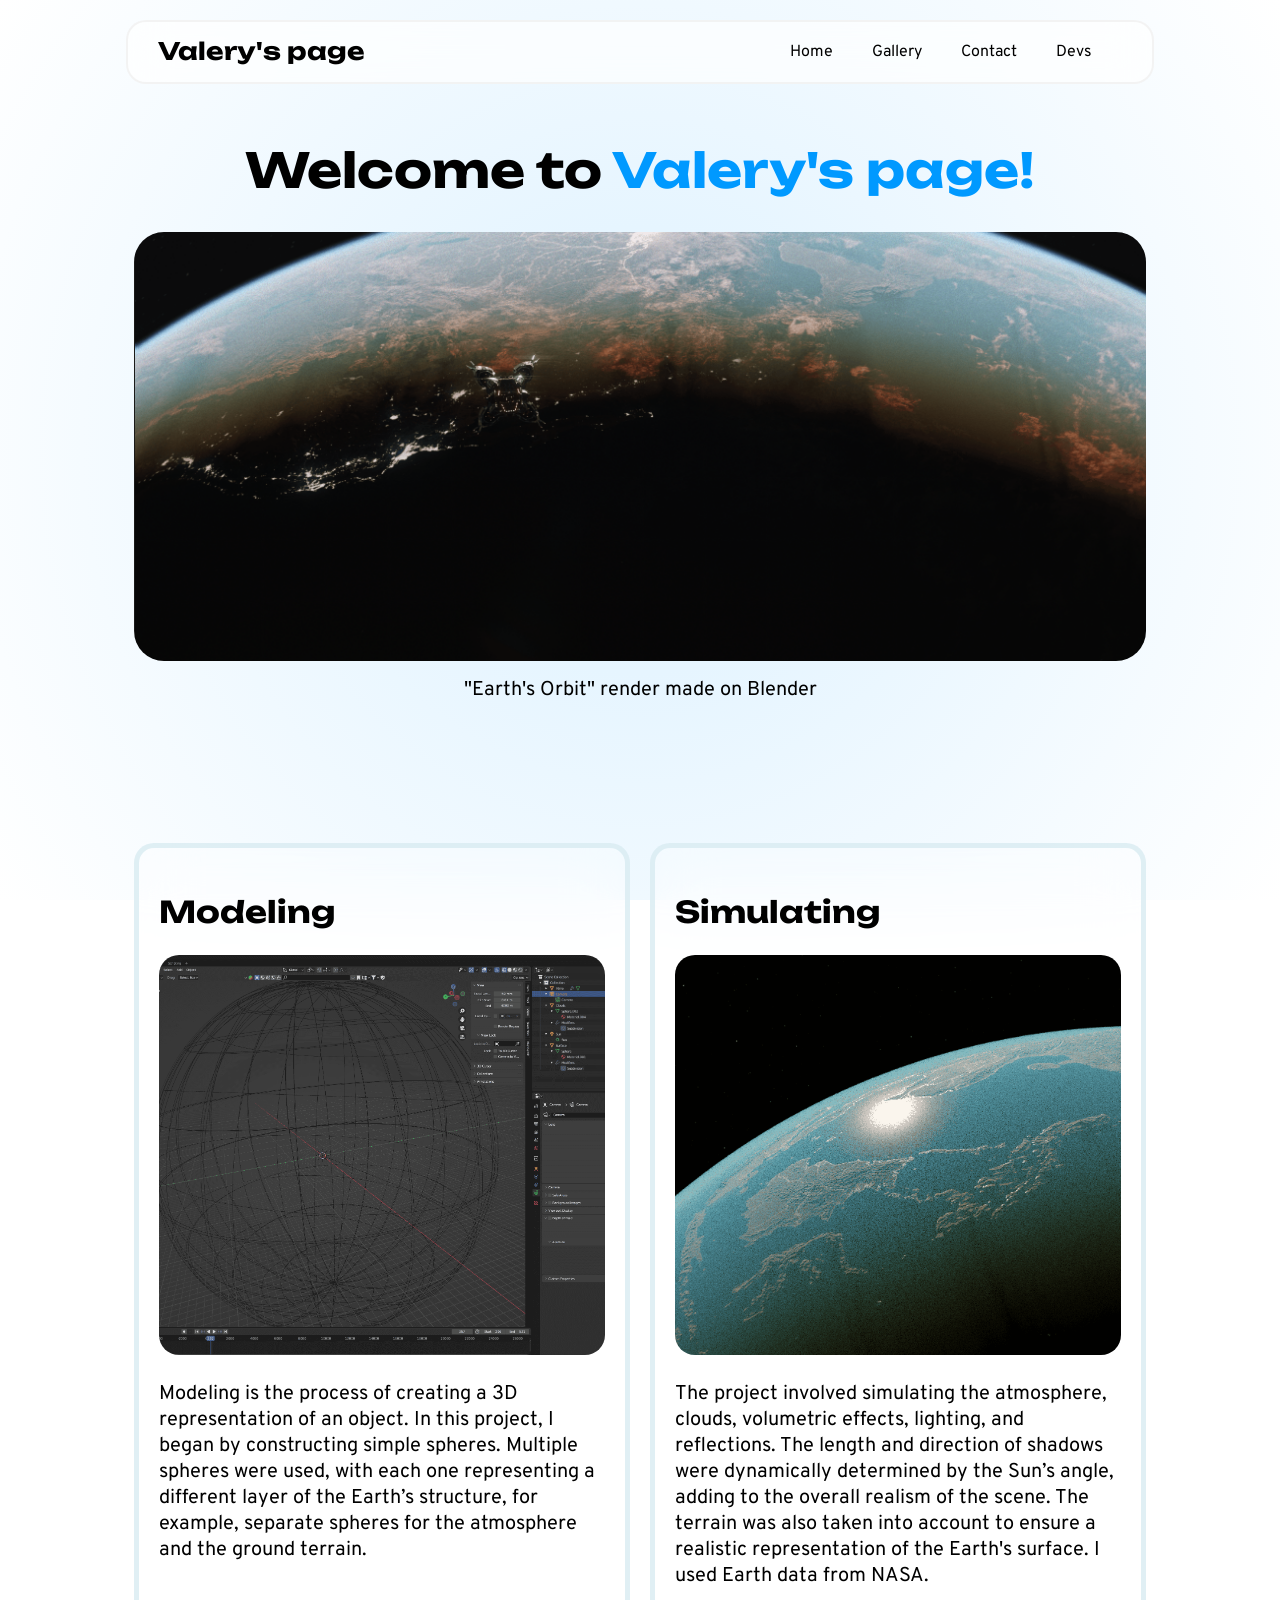
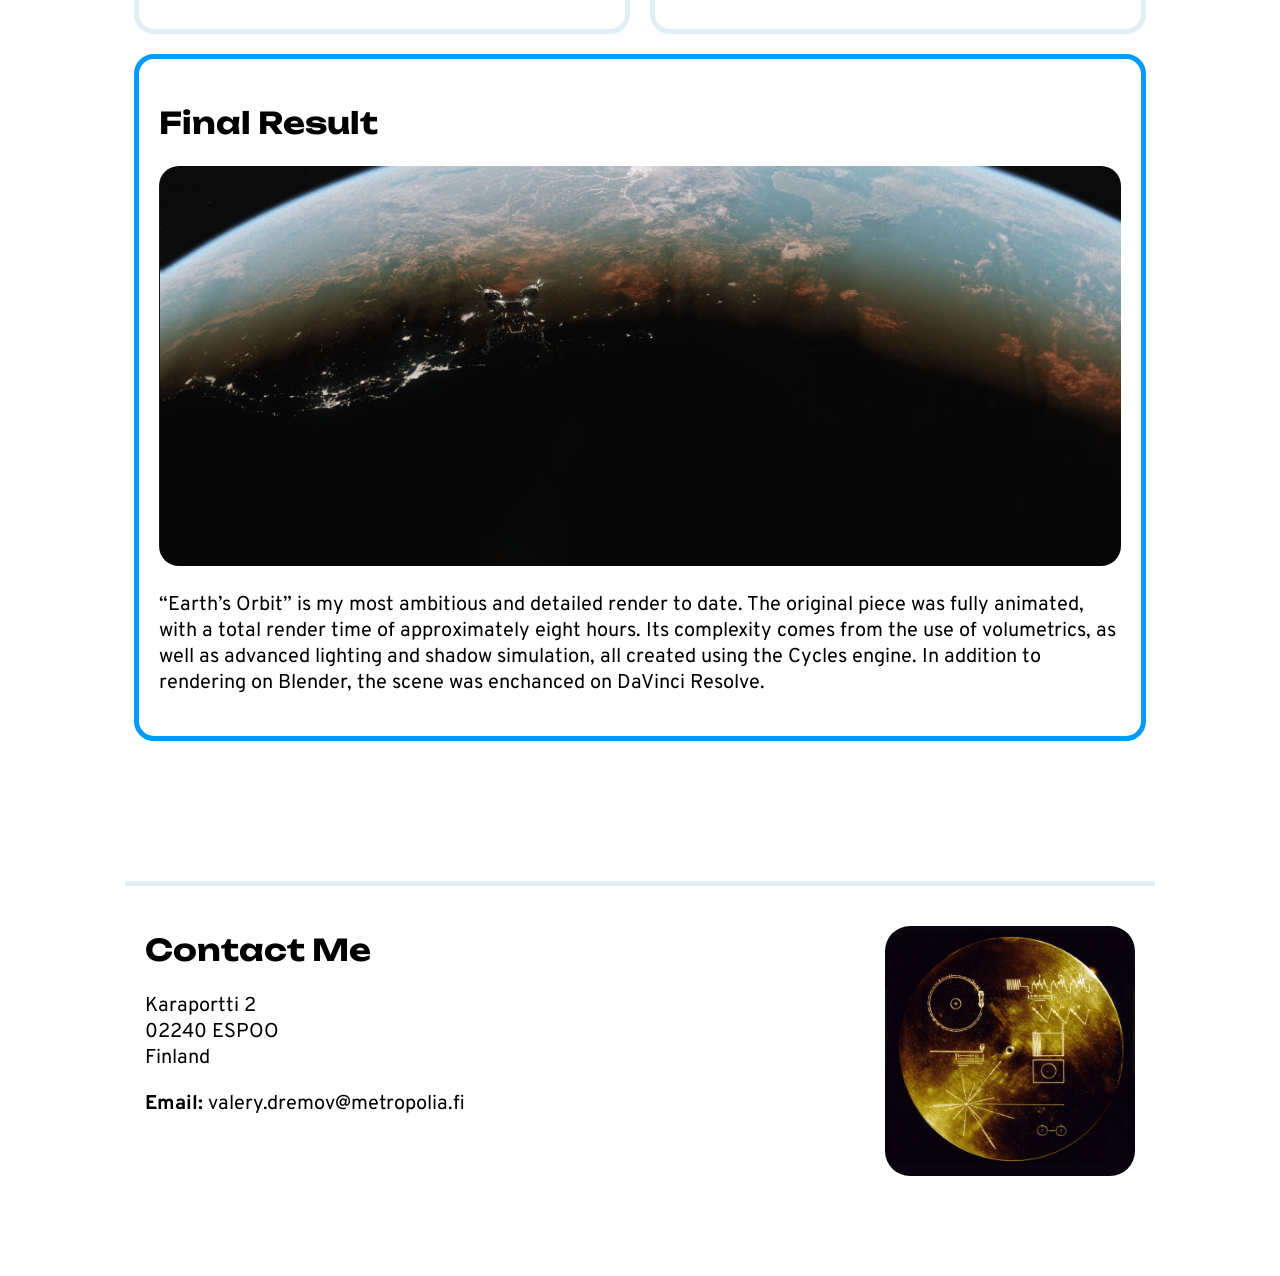
<file: index.html>
<!DOCTYPE html>
<html lang="en">

<head>
    <meta charset="UTF-8">
    <meta name="viewport" content="width=device-width, initial-scale=1.0">
    <title>Valery's page</title>
    <link rel="stylesheet" href="style.css">
    <link href="https://fonts.googleapis.com/css2?family=Overpass" rel="stylesheet">
    <link href="https://fonts.googleapis.com/css2?family=Unbounded" rel="stylesheet">
</head>

<body>
    
    <!-- Header -->
    <div class="header">
        <p class="logo-txt">Valery's page</p>
        <div class="navigation">
            <a href="#home">Home</a>
            <a href="#gallery">Gallery</a>
            <a href="#contact">Contact</a>
            <a href="dev.html">Devs</a>
        </div>
    </div>

    <!-- Main -->
    <div class="section-1" id="home">
        <h1>Welcome to <span class="highlight">Valery's page!</span></h1>
        <div>
            <img class="section-1-img" src="assets/earth-render.png" alt="The Earth Orbit render made on Blender">
            <p class="section-1-img-alt">"Earth's Orbit" render made on Blender</p> 
        </div>
    </div>

    <div class="section-2" id="gallery">
        <div class="card-holder">
            <h2>Modeling</h2>
            <img class="card-holder-img" src="assets/modeling-blender.png" alt="modeling-blender">
            <p>Modeling is the process of creating a 3D representation of an object. In this project, I began by constructing simple spheres. Multiple spheres were used, with each one representing a different layer of the Earth’s structure, for example, separate spheres for the atmosphere and the ground terrain.</p>
        </div>
        <div class="card-holder">
            <h2>Simulating</h2>
            <img class="card-holder-img" src="assets/simulating-blender.png" alt="simulating-blender">
            <p>The project involved simulating the atmosphere, clouds, volumetric effects, lighting, and reflections. The length and direction of shadows were dynamically determined by the Sun’s angle, adding to the overall realism of the scene. The terrain was also taken into account to ensure a realistic representation of the Earth's surface. I used Earth data from NASA.</p>
        </div>
        <div class="card-holder highlight">
            <h2>Final Result</h2>
            <img class="card-holder-img" src="assets/earth-render.png" alt="earth-render">
            <p></p>
            <p>“Earth’s Orbit” is my most ambitious and detailed render to date. The original piece was fully animated, with a total render time of approximately eight hours. Its complexity comes from the use of volumetrics, as well as advanced lighting and shadow simulation, all created using the Cycles engine. In addition to rendering on Blender, the scene was enchanced on DaVinci Resolve.</p>
        </div>
    </div>
     
    <div class="footer" id="contact">
        <div class="contact-holder">
            <div class="contact-info">
                <h2>Contact Me</h2>
                <p>Karaportti 2<br>02240 ESPOO<br>Finland</p>
                <p><b>Email:</b> valery.dremov@metropolia.fi</p>
            </div>
            <img class="map-img" src="assets/map.png" alt="Map">
        </div>
    </div>

</body>
</file>
<file: style.css>
body {
    font-family: 'Overpass', Arial;
    overflow-x: hidden;
    min-height: 100vh;
    max-width: 100vw;
    overflow-y: auto;
    background: radial-gradient(circle, hsla(204, 100%, 50%, 0.137) 0%, hsl(0, 0%, 100%) 100%);
    background-attachment: fixed;
}

/* Animations */
@keyframes logo-clr-fade {
    from {
        color: #0099ff;
    }
    to {
        color: #000000;
    }
}

/* Global */

* {
    transition: all 0.3s ease;
}

h1 {
    font-size: 48px;
    font-weight: bold;
    color: #000000;
    font-family: 'Unbounded', Arial;
    text-align: center;
}

h2 {
    font-size: 30px;
    font-weight: bold;
    color: #000000;
    font-family: 'Unbounded', Arial;
}

p {
    font-size: 20px;
    color: #000000;
}

.highlight {
    color: #0099ff;
    border-color: #0099ff !important;
}

/* Header */

.header {
    position: fixed;
    width: 80%;
    max-width: 2060px;
    left: 50%;
    top: 20px;
    transform: translateX(-50%);
    height: 60px;
    z-index: 10;
    background: rgba(255, 255, 255, 0.685);
    backdrop-filter: blur(20px);
    border: 2px solid rgba(240, 240, 240, 0.795);
    border-radius: 20px;
    cursor: pointer;
}

.header:hover {
    box-shadow: #0099ff44 0px 0px 100px;
}

.logo-txt {
    position: absolute;
    font-family: 'Unbounded', Arial;
    font-size: 24px;
    left: 30px;
    top: -10px;
    color: rgb(0, 0, 0);
    font-weight: bold;
    animation: logo-clr-fade 3s ease forwards;
}

.navigation {
    position: absolute;
    right: 10px;
    top: 50%;
    transform: translateY(-50%);
}

.header a {
    position: relative;
    color: rgb(0, 0, 0);
    text-decoration: none;
    right: 50px;
    font-size: 16px;
    padding-left: 35px;
    border: 0px;
}

.header a:hover {
    font-size: 20px;
    font-weight: bold;
    color: rgb(0, 153, 255);
}

/* Main */
.section-1 {
    position: relative;
    width: 80%;
    max-width: 2060px;
    top: 100px;
    height: auto;
    padding-bottom: 120px;
    display: flex;
    flex-direction: column;
    align-items: center;
    margin: 0 auto;
}

.section-1-img {
    width: 100%;
    border-radius: 30px;
    
}

.section-1-img-alt {
    font-size: 20px;
    color: rgb(0, 0, 0);
    margin-top: 10px;
    margin: 10px auto 0 auto;
    text-align: center;
}

.section-2 {
    position: relative;
    width: 80%;
    max-width: 2060px;
    top: 120px;
    display: flex;
    flex-wrap: wrap;
    gap: 20px;
    margin: 0 auto;
    padding-bottom: 120px;
}

.card-holder {
    flex: 1;
    min-width: 300px;
    background: rgba(255, 255, 255, 0.301);
    backdrop-filter: blur(30px);
    border-radius: 20px;
    border: 5px solid rgba(212, 232, 240, 0.705);
    padding: 20px;
    color: rgb(0, 0, 0) !important;
    cursor: pointer;
}

.card-holder:hover {
    transform: scale(1.1);
    z-index: 2;
    box-shadow: #959a9c88 0px 0px 80px;
}

.card-holder-img {
    width: 100%;
    height: 400px;
    border-radius: 20px;
    object-fit: cover;
}

.footer {
    position: relative;
    width: 80%;
    max-width: 2060px;
    top: 140px;
    height: auto;
    padding-bottom: 350px;
    display: flex;
    flex-direction: column;
    align-items: center;
    margin: 0 auto;
    background: rgba(255, 255, 255, 0);
}

.contact-holder {
    position: relative;
    width: 98%;
    max-width: 2060px;
    height: auto;
    left: 0;
    padding: 20px;
    border-top: 5px solid rgba(212, 232, 240, 0.705);
}

.contact-info {
    position: absolute;
    left: 20px;
}

.map-img {
    position: absolute;
    width: 250px;
    border-radius: 25px;
    margin-top: 20px;
    right: 20px;
}

/* Mobile */
@media (max-width: 780px) {
    .header {
        width: 95%;
        max-width: 100%;
        height: 120px;
    }

    .navigation {
        position: absolute;
        top: 60%;
        left: 50%;
        width: 100%;
        transform: translateX(-50%);
        display: flex;
        justify-content: center;
        gap: 30px;
    }

    .header a {
        font-size: 20px;
        right: 0;
        padding-left: 0;
    }

    .header a:hover {
        font-size: 20px;
    }

    .logo-txt {
        left: 50%;
        top: 0px;
        transform: translateX(-50%);
        font-size: 21px;
    }

    .section-1, .section-2, .footer {
        width: 95%;
        max-width: 100%;
    }

    .section-1 {
        top: 180px;
    }

    .section-1-img {
        min-height: 400px;
        object-fit: cover;
    }

    .card-holder:hover {
        transform: scale(1);
        box-shadow: none;
    }

    .map-img {
        width: 100px;
    }
}

@media (max-width: 560px) {

    .header {
        height: 100px;
    }

    .logo-txt {
        font-size: 17px;
    }

    .header a {
        font-size: 16px;
    }

    .navigation {
        gap: 25px;
    }

    .section-1 h1 {
        font-size: 32px;
    }

    .map-img {
        display: none;
    }

    .contact-info {
        position: relative;
        left: 0;
        text-align: center;
    }

    .contact-info h2 {
        font-size: 20px;
    }

    .contact-info p {
        font-size: 16px;
    }
}
</file>
